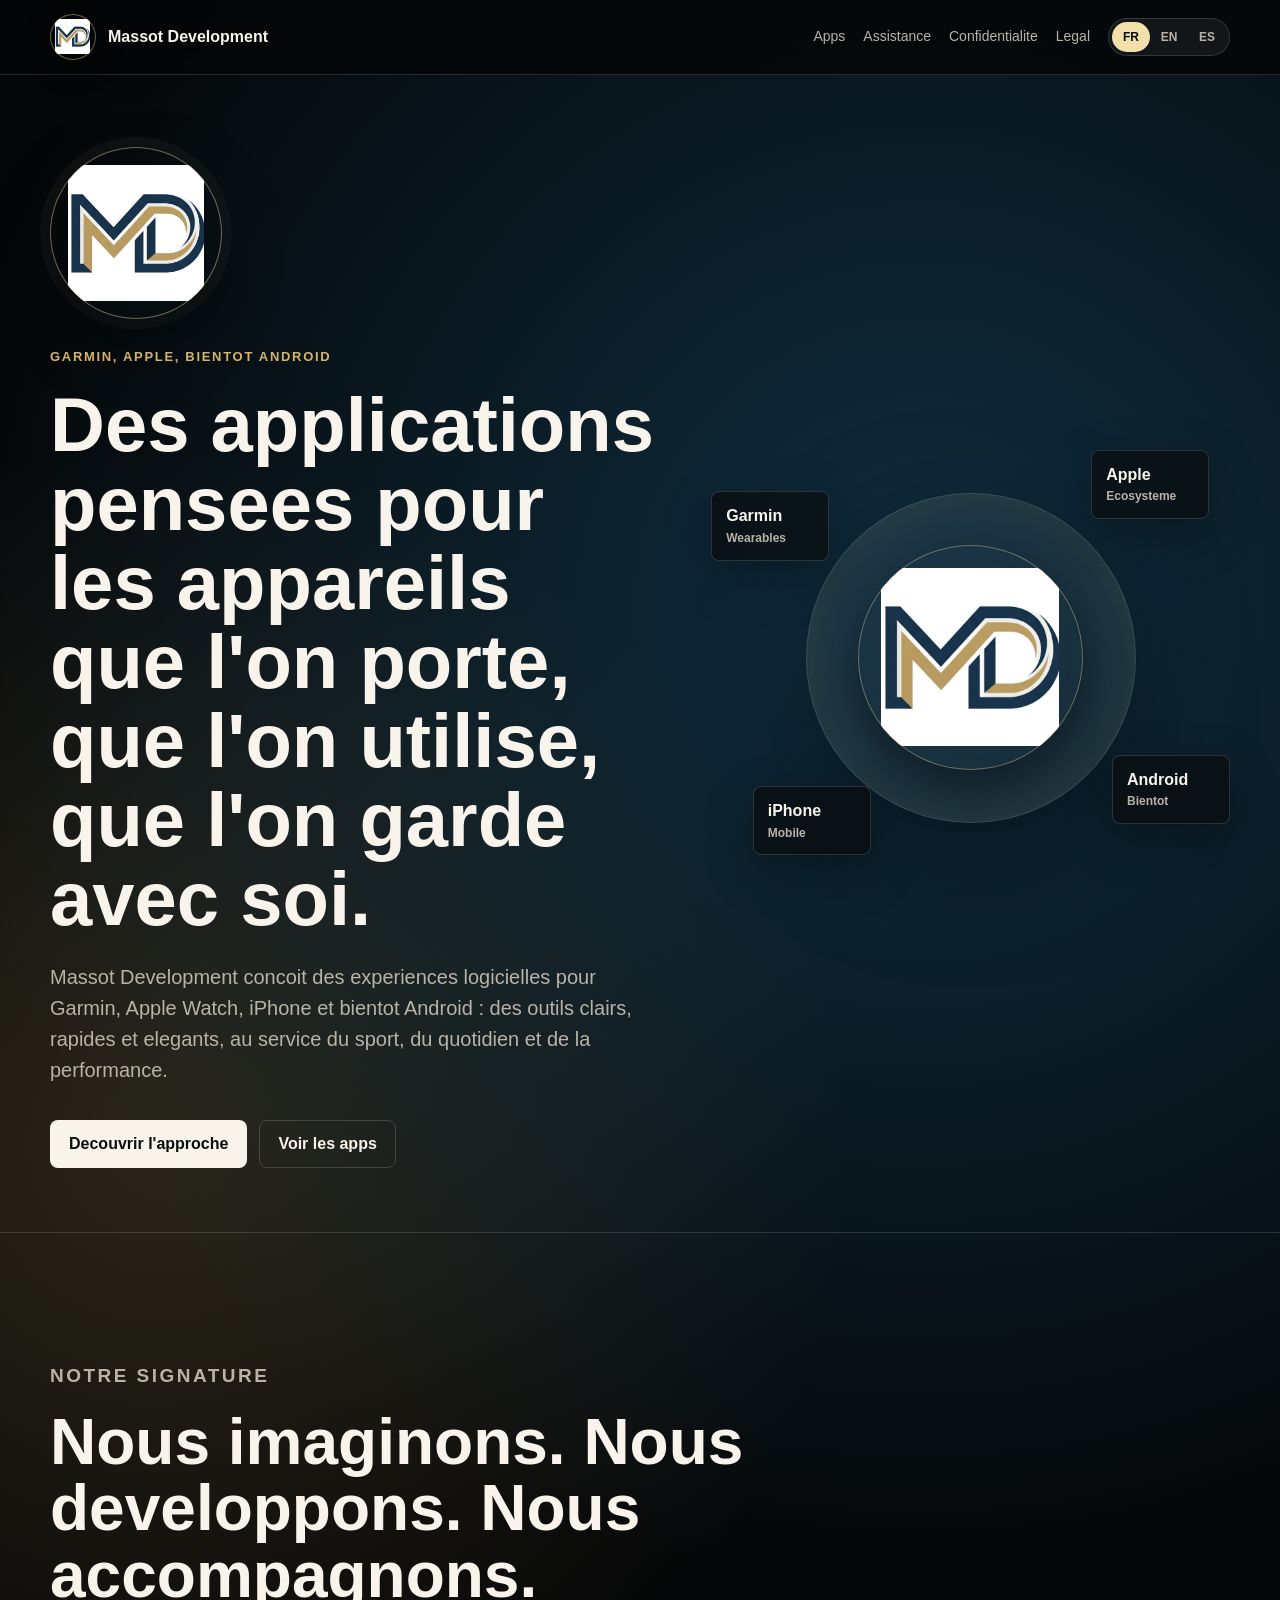
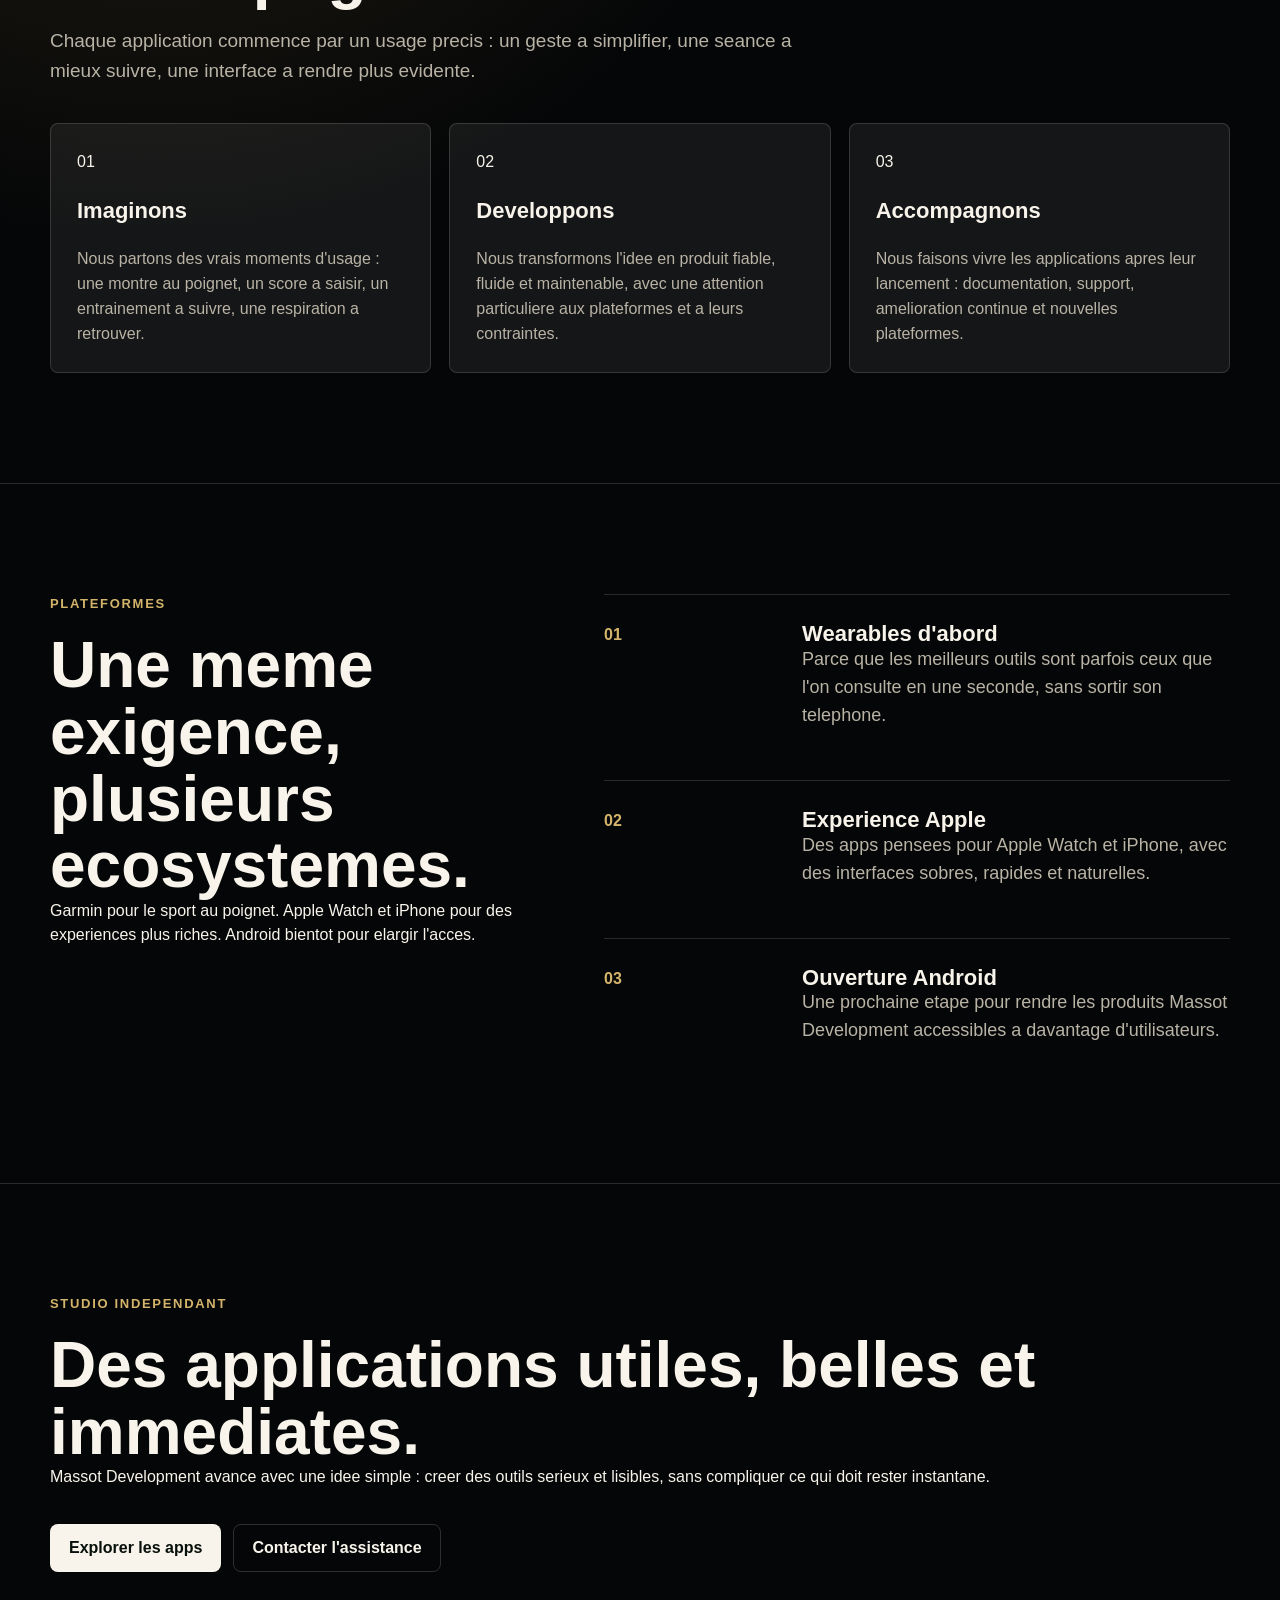
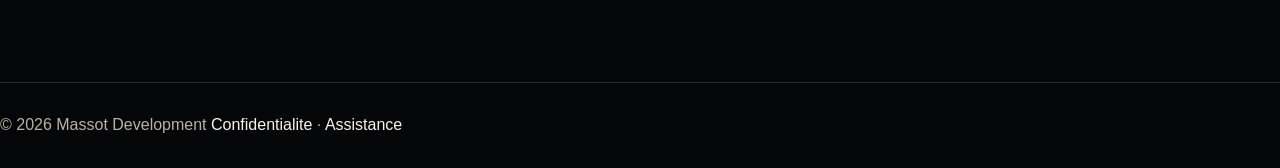
<file: index.html>
<!doctype html>
<html lang="fr">
<head>
  <meta charset="utf-8">
  <meta name="viewport" content="width=device-width, initial-scale=1">
  <title>Massot Development</title>
  <meta name="description" content="Massot Development concoit des applications pour Garmin, Apple Watch, iPhone et bientot Android.">
  <link rel="stylesheet" href="/styles.css">
  <link rel="icon" type="image/jpeg" href="/assets/logo-site.jpg?v=2">
  <link rel="apple-touch-icon" href="/assets/logo-site.jpg?v=2">
</head>
<body>
  <div class="page">
    <header class="header">
      <nav class="nav" aria-label="Navigation principale">
        <a class="brand" href="/">
          <span class="brand-mark">MD</span>
          <span>Massot Development</span>
        </a>
        <div class="nav-links">
          <a href="/apps.html" data-i18n="navApps">Apps</a>
          <a href="/support.html" data-i18n="navSupport">Assistance</a>
          <a href="/privacy.html" data-i18n="navPrivacy">Confidentialite</a>
          <a href="/legal.html" data-i18n="navLegal">Legal</a>
          <div class="lang-switch" aria-label="Language selector">
            <button type="button" class="is-active" data-lang="fr">FR</button>
            <button type="button" data-lang="en">EN</button>
            <button type="button" data-lang="es">ES</button>
          </div>
        </div>
      </nav>
    </header>

    <main>
      <section class="shell hero">
        <div data-reveal>
          <p class="kicker" data-i18n="kicker">Garmin, Apple, bientot Android</p>
          <h1 data-i18n="heroTitle">Des applications pensees pour les appareils que l'on porte, que l'on utilise, que l'on garde avec soi.</h1>
          <p class="lead" data-i18n="heroLead">Massot Development concoit des experiences logicielles pour Garmin, Apple Watch, iPhone et bientot Android : des outils clairs, rapides et elegants, au service du sport, du quotidien et de la performance.</p>
          <div class="actions">
            <a class="button primary" href="#approach" data-i18n="primaryAction">Decouvrir l'approche</a>
            <a class="button secondary" href="/apps.html" data-i18n="secondaryAction">Voir les apps</a>
          </div>
        </div>

        <div class="orbit" aria-label="Plateformes Massot Development" data-reveal>
          <div class="orbit-core" aria-hidden="true"></div>
          <div class="platform-chip chip-garmin">Garmin <span data-i18n="platformGarmin">Wearables</span></div>
          <div class="platform-chip chip-apple">Apple <span data-i18n="platformApple">Ecosysteme</span></div>
          <div class="platform-chip chip-android">Android <span data-i18n="platformAndroid">Bientot</span></div>
          <div class="platform-chip chip-cross">iPhone <span data-i18n="platformCross">Mobile</span></div>
        </div>
      </section>

      <section class="section" id="approach">
        <div class="shell">
          <div class="section-head" data-reveal>
            <p class="kicker" data-i18n="manifestoKicker">Notre signature</p>
            <h2 data-i18n="manifestoTitle">Nous imaginons. Nous developpons. Nous accompagnons.</h2>
            <p data-i18n="manifestoLead">Chaque application commence par un usage precis : un geste a simplifier, une seance a mieux suivre, une interface a rendre plus evidente.</p>
          </div>

          <div class="manifesto">
            <article class="word-card" data-reveal>
              <span>01</span>
              <h3 data-i18n="imagineTitle">Imaginons</h3>
              <p data-i18n="imagineText">Nous partons des vrais moments d'usage : une montre au poignet, un score a saisir, un entrainement a suivre, une respiration a retrouver.</p>
            </article>
            <article class="word-card" data-reveal>
              <span>02</span>
              <h3 data-i18n="buildTitle">Developpons</h3>
              <p data-i18n="buildText">Nous transformons l'idee en produit fiable, fluide et maintenable, avec une attention particuliere aux plateformes et a leurs contraintes.</p>
            </article>
            <article class="word-card" data-reveal>
              <span>03</span>
              <h3 data-i18n="supportTitle">Accompagnons</h3>
              <p data-i18n="supportText">Nous faisons vivre les applications apres leur lancement : documentation, support, amelioration continue et nouvelles plateformes.</p>
            </article>
          </div>
        </div>
      </section>

      <section class="section">
        <div class="shell two-col">
          <div data-reveal>
            <p class="kicker" data-i18n="platformsKicker">Plateformes</p>
            <h2 data-i18n="platformsTitle">Une meme exigence, plusieurs ecosystemes.</h2>
            <p data-i18n="platformsLead">Garmin pour le sport au poignet. Apple Watch et iPhone pour des experiences plus riches. Android bientot pour elargir l'acces.</p>
          </div>
          <div class="flow">
            <div class="flow-row" data-reveal>
              <span class="number">01</span>
              <div>
                <h3 data-i18n="flow1Title">Wearables d'abord</h3>
                <p data-i18n="flow1Text">Parce que les meilleurs outils sont parfois ceux que l'on consulte en une seconde, sans sortir son telephone.</p>
              </div>
            </div>
            <div class="flow-row" data-reveal>
              <span class="number">02</span>
              <div>
                <h3 data-i18n="flow2Title">Experience Apple</h3>
                <p data-i18n="flow2Text">Des apps pensees pour Apple Watch et iPhone, avec des interfaces sobres, rapides et naturelles.</p>
              </div>
            </div>
            <div class="flow-row" data-reveal>
              <span class="number">03</span>
              <div>
                <h3 data-i18n="flow3Title">Ouverture Android</h3>
                <p data-i18n="flow3Text">Une prochaine etape pour rendre les produits Massot Development accessibles a davantage d'utilisateurs.</p>
              </div>
            </div>
          </div>
        </div>
      </section>

      <section class="section final-cta">
        <div class="shell" data-reveal>
          <p class="kicker" data-i18n="ctaKicker">Studio independant</p>
          <h2 data-i18n="ctaTitle">Des applications utiles, belles et immediates.</h2>
          <p data-i18n="ctaLead">Massot Development avance avec une idee simple : creer des outils serieux et lisibles, sans compliquer ce qui doit rester instantane.</p>
          <div class="actions">
            <a class="button primary" href="/apps.html" data-i18n="ctaApps">Explorer les apps</a>
            <a class="button secondary" href="/support.html" data-i18n="ctaSupport">Contacter l'assistance</a>
          </div>
        </div>
      </section>
    </main>

    <footer class="footer">
      <span>© 2026 Massot Development</span>
      <span><a href="/privacy.html" data-i18n="footerPrivacy">Confidentialite</a> · <a href="/support.html" data-i18n="footerSupport">Assistance</a></span>
    </footer>
  </div>

  <script>
    const copy = {
      fr: {
        navApps: 'Apps', navSupport: 'Assistance', navPrivacy: 'Confidentialite', navLegal: 'Legal',
        kicker: 'Garmin, Apple, bientot Android',
        heroTitle: "Des applications pensees pour les appareils que l'on porte, que l'on utilise, que l'on garde avec soi.",
        heroLead: 'Massot Development concoit des experiences logicielles pour Garmin, Apple Watch, iPhone et bientot Android : des outils clairs, rapides et elegants, au service du sport, du quotidien et de la performance.',
        primaryAction: "Decouvrir l'approche", secondaryAction: 'Voir les apps',
        platformGarmin: 'Wearables', platformApple: 'Ecosysteme', platformAndroid: 'Bientot', platformCross: 'Mobile',
        manifestoKicker: 'Notre signature', manifestoTitle: 'Nous imaginons. Nous developpons. Nous accompagnons.',
        manifestoLead: 'Chaque application commence par un usage precis : un geste a simplifier, une seance a mieux suivre, une interface a rendre plus evidente.',
        imagineTitle: 'Imaginons', imagineText: "Nous partons des vrais moments d'usage : une montre au poignet, un score a saisir, un entrainement a suivre, une respiration a retrouver.",
        buildTitle: 'Developpons', buildText: "Nous transformons l'idee en produit fiable, fluide et maintenable, avec une attention particuliere aux plateformes et a leurs contraintes.",
        supportTitle: 'Accompagnons', supportText: 'Nous faisons vivre les applications apres leur lancement : documentation, support, amelioration continue et nouvelles plateformes.',
        platformsKicker: 'Plateformes', platformsTitle: 'Une meme exigence, plusieurs ecosystemes.',
        platformsLead: "Garmin pour le sport au poignet. Apple Watch et iPhone pour des experiences plus riches. Android bientot pour elargir l'acces.",
        flow1Title: "Wearables d'abord", flow1Text: "Parce que les meilleurs outils sont parfois ceux que l'on consulte en une seconde, sans sortir son telephone.",
        flow2Title: 'Experience Apple', flow2Text: 'Des apps pensees pour Apple Watch et iPhone, avec des interfaces sobres, rapides et naturelles.',
        flow3Title: 'Ouverture Android', flow3Text: "Une prochaine etape pour rendre les produits Massot Development accessibles a davantage d'utilisateurs.",
        ctaKicker: 'Studio independant', ctaTitle: 'Des applications utiles, belles et immediates.',
        ctaLead: 'Massot Development avance avec une idee simple : creer des outils serieux et lisibles, sans compliquer ce qui doit rester instantane.',
        ctaApps: 'Explorer les apps', ctaSupport: "Contacter l'assistance", footerPrivacy: 'Confidentialite', footerSupport: 'Assistance'
      },
      en: {
        navApps: 'Apps', navSupport: 'Support', navPrivacy: 'Privacy', navLegal: 'Legal',
        kicker: 'Garmin, Apple, soon Android',
        heroTitle: 'Applications designed for the devices people wear, use, and keep close.',
        heroLead: 'Massot Development builds software experiences for Garmin, Apple Watch, iPhone, and soon Android: clear, fast, elegant tools for sport, everyday life, and performance.',
        primaryAction: 'Discover the approach', secondaryAction: 'View apps',
        platformGarmin: 'Wearables', platformApple: 'Ecosystem', platformAndroid: 'Soon', platformCross: 'Mobile',
        manifestoKicker: 'Our signature', manifestoTitle: 'We imagine. We build. We support.',
        manifestoLead: 'Every app starts with a precise use case: a gesture to simplify, a session to track better, an interface to make obvious.',
        imagineTitle: 'Imagine', imagineText: 'We start from real moments of use: a watch on the wrist, a score to enter, a workout to follow, a calmer rhythm to recover.',
        buildTitle: 'Build', buildText: 'We turn ideas into reliable, fluid, maintainable products, with careful attention to each platform and its constraints.',
        supportTitle: 'Support', supportText: 'We keep apps alive after launch through documentation, support, continuous improvement, and new platforms.',
        platformsKicker: 'Platforms', platformsTitle: 'One standard, several ecosystems.',
        platformsLead: 'Garmin for sport on the wrist. Apple Watch and iPhone for richer experiences. Android soon to make access wider.',
        flow1Title: 'Wearables first', flow1Text: 'Because the best tools are sometimes the ones you check in one second, without taking out your phone.',
        flow2Title: 'Apple experience', flow2Text: 'Apps designed for Apple Watch and iPhone, with calm, quick, natural interfaces.',
        flow3Title: 'Android opening', flow3Text: 'The next step toward making Massot Development products available to more users.',
        ctaKicker: 'Independent studio', ctaTitle: 'Useful, beautiful, immediate applications.',
        ctaLead: 'Massot Development moves with a simple idea: create serious, readable tools without complicating what should stay instant.',
        ctaApps: 'Explore apps', ctaSupport: 'Contact support', footerPrivacy: 'Privacy', footerSupport: 'Support'
      },
      es: {
        navApps: 'Apps', navSupport: 'Soporte', navPrivacy: 'Privacidad', navLegal: 'Legal',
        kicker: 'Garmin, Apple, pronto Android',
        heroTitle: 'Aplicaciones pensadas para los dispositivos que llevamos, usamos y tenemos siempre cerca.',
        heroLead: 'Massot Development crea experiencias de software para Garmin, Apple Watch, iPhone y pronto Android: herramientas claras, rapidas y elegantes para el deporte, la vida diaria y el rendimiento.',
        primaryAction: 'Descubrir el enfoque', secondaryAction: 'Ver apps',
        platformGarmin: 'Wearables', platformApple: 'Ecosistema', platformAndroid: 'Pronto', platformCross: 'Movil',
        manifestoKicker: 'Nuestra firma', manifestoTitle: 'Imaginamos. Desarrollamos. Acompanamos.',
        manifestoLead: 'Cada aplicacion empieza con un uso concreto: un gesto que simplificar, una sesion que seguir mejor, una interfaz que hacer evidente.',
        imagineTitle: 'Imaginamos', imagineText: 'Partimos de momentos reales: un reloj en la muneca, una puntuacion que anotar, un entrenamiento que seguir, una calma que recuperar.',
        buildTitle: 'Desarrollamos', buildText: 'Convertimos ideas en productos fiables, fluidos y mantenibles, con atencion a cada plataforma y a sus limitaciones.',
        supportTitle: 'Acompanamos', supportText: 'Hacemos vivir las aplicaciones despues del lanzamiento: documentacion, soporte, mejora continua y nuevas plataformas.',
        platformsKicker: 'Plataformas', platformsTitle: 'La misma exigencia, varios ecosistemas.',
        platformsLead: 'Garmin para el deporte en la muneca. Apple Watch e iPhone para experiencias mas ricas. Android pronto para ampliar el acceso.',
        flow1Title: 'Wearables primero', flow1Text: 'Porque las mejores herramientas a veces son las que consultas en un segundo, sin sacar el telefono.',
        flow2Title: 'Experiencia Apple', flow2Text: 'Apps pensadas para Apple Watch e iPhone, con interfaces sobrias, rapidas y naturales.',
        flow3Title: 'Apertura Android', flow3Text: 'El siguiente paso para hacer que los productos de Massot Development lleguen a mas usuarios.',
        ctaKicker: 'Estudio independiente', ctaTitle: 'Aplicaciones utiles, bonitas e inmediatas.',
        ctaLead: 'Massot Development avanza con una idea simple: crear herramientas serias y legibles sin complicar lo que debe seguir siendo inmediato.',
        ctaApps: 'Explorar apps', ctaSupport: 'Contactar soporte', footerPrivacy: 'Privacidad', footerSupport: 'Soporte'
      }
    };

    const languageButtons = document.querySelectorAll('[data-lang]');
    const translatable = document.querySelectorAll('[data-i18n]');

    function setLanguage(lang) {
      const dictionary = copy[lang] || copy.fr;
      document.documentElement.lang = lang;
      translatable.forEach((node) => {
        const key = node.dataset.i18n;
        if (dictionary[key]) node.textContent = dictionary[key];
      });
      languageButtons.forEach((button) => {
        button.classList.toggle('is-active', button.dataset.lang === lang);
      });
      localStorage.setItem('massotdev-language', lang);
    }

    languageButtons.forEach((button) => {
      button.addEventListener('click', () => setLanguage(button.dataset.lang));
    });

    const revealObserver = new IntersectionObserver((entries) => {
      entries.forEach((entry) => {
        if (entry.isIntersecting) {
          entry.target.classList.add('is-visible');
          revealObserver.unobserve(entry.target);
        }
      });
    }, { threshold: 0.18 });

    document.querySelectorAll('[data-reveal]').forEach((node) => revealObserver.observe(node));
    setLanguage(localStorage.getItem('massotdev-language') || 'fr');
  </script>
</body>
</html>
</file>
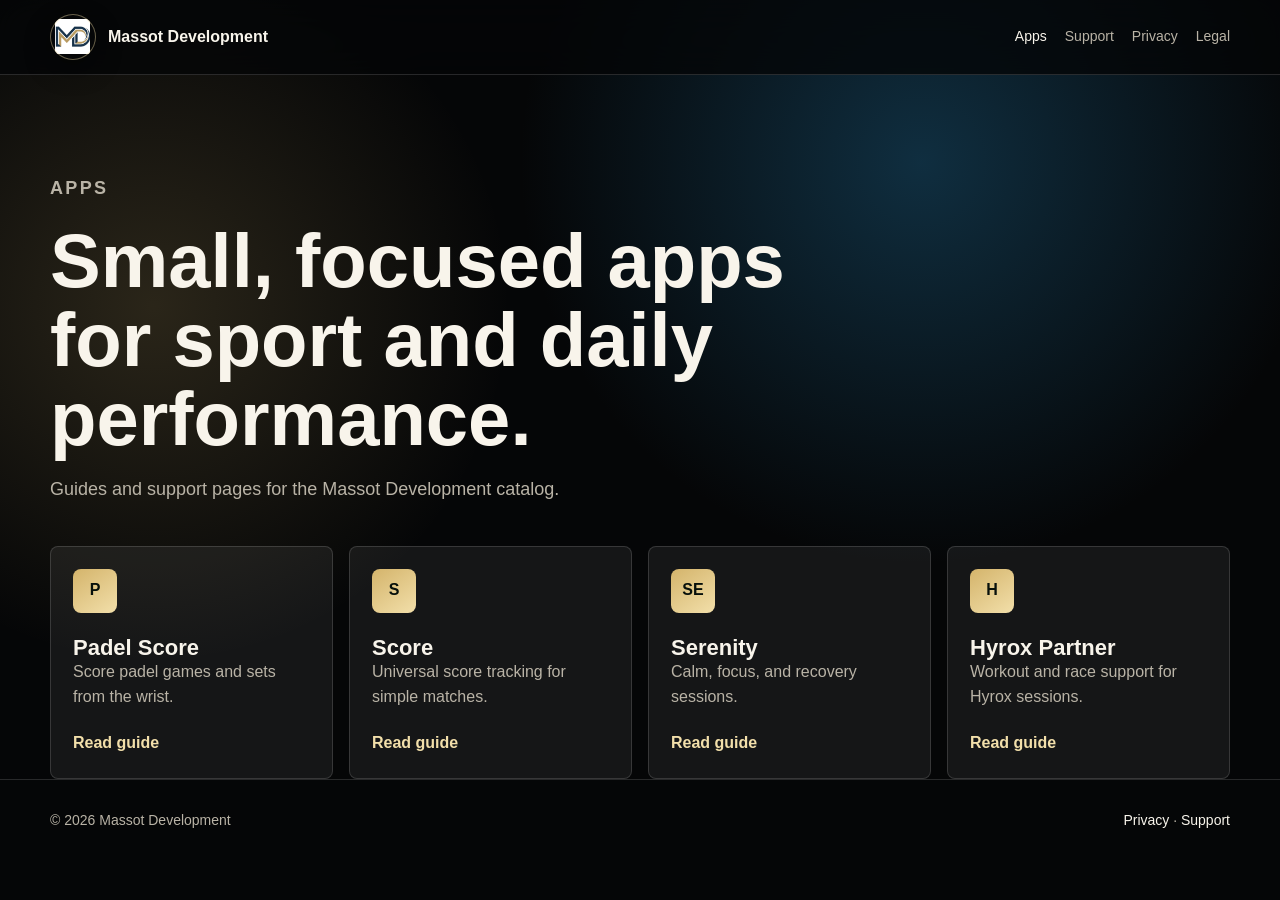
<file: apps.html>
<!doctype html>
<html lang="en">
<head>
  <meta charset="utf-8">
  <meta name="viewport" content="width=device-width, initial-scale=1">
  <title>Apps - Massot Development</title>
  <meta name="description" content="Apps created by Massot Development for Garmin watches, Apple Watch, and iPhone.">
  <link rel="stylesheet" href="/styles.css">
</head>
<body>
  <div class="page">
    <header class="header">
      <nav class="nav" aria-label="Main navigation">
        <a class="brand" href="/"><span class="brand-mark">MD</span><span>Massot Development</span></a>
        <div class="nav-links">
          <a aria-current="page" href="/apps.html">Apps</a>
          <a href="/support.html">Support</a>
          <a href="/privacy.html">Privacy</a>
          <a href="/legal.html">Legal</a>
        </div>
      </nav>
    </header>

    <main class="shell">
      <div class="page-title">
        <p class="kicker">Apps</p>
        <h1>Small, focused apps for sport and daily performance.</h1>
        <p>Guides and support pages for the Massot Development catalog.</p>
      </div>

      <section>
        <div class="grid">
          <article class="card">
            <div><div class="app-icon">P</div><h3>Padel Score</h3><p>Score padel games and sets from the wrist.</p></div>
            <a class="card-link" href="/apps/padel-score.html">Read guide</a>
          </article>
          <article class="card">
            <div><div class="app-icon">S</div><h3>Score</h3><p>Universal score tracking for simple matches.</p></div>
            <a class="card-link" href="/apps/score.html">Read guide</a>
          </article>
          <article class="card">
            <div><div class="app-icon">SE</div><h3>Serenity</h3><p>Calm, focus, and recovery sessions.</p></div>
            <a class="card-link" href="/apps/serenity.html">Read guide</a>
          </article>
          <article class="card">
            <div><div class="app-icon">H</div><h3>Hyrox Partner</h3><p>Workout and race support for Hyrox sessions.</p></div>
            <a class="card-link" href="/apps/hyrox-partner.html">Read guide</a>
          </article>
        </div>
      </section>
    </main>

    <footer class="footer"><div class="footer-inner"><span>© 2026 Massot Development</span><span><a href="/privacy.html">Privacy</a> · <a href="/support.html">Support</a></span></div></footer>
  </div>
</body>
</html>
</file>
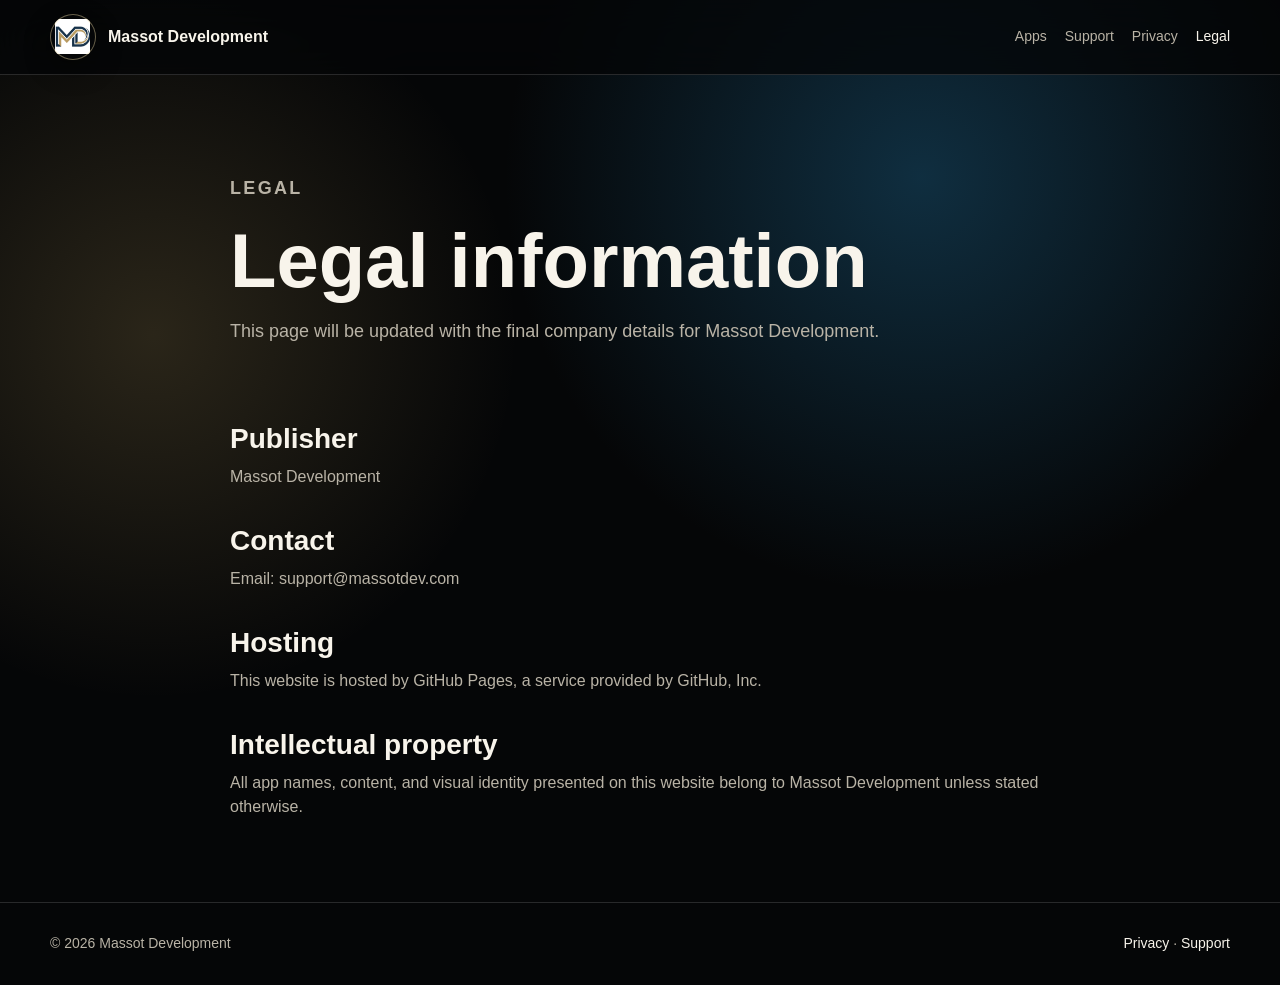
<file: legal.html>
<!doctype html>
<html lang="en">
<head>
  <meta charset="utf-8">
  <meta name="viewport" content="width=device-width, initial-scale=1">
  <title>Legal - Massot Development</title>
  <meta name="description" content="Legal information for Massot Development.">
  <link rel="stylesheet" href="/styles.css">
</head>
<body>
  <div class="page">
    <header class="header">
      <nav class="nav" aria-label="Main navigation">
        <a class="brand" href="/"><span class="brand-mark">MD</span><span>Massot Development</span></a>
        <div class="nav-links">
          <a href="/apps.html">Apps</a>
          <a href="/support.html">Support</a>
          <a href="/privacy.html">Privacy</a>
          <a aria-current="page" href="/legal.html">Legal</a>
        </div>
      </nav>
    </header>

    <main class="shell legal">
      <div class="page-title">
        <p class="kicker">Legal</p>
        <h1>Legal information</h1>
        <p>This page will be updated with the final company details for Massot Development.</p>
      </div>

      <h2>Publisher</h2>
      <p>Massot Development</p>

      <h2>Contact</h2>
      <p>Email: <a href="mailto:support@massotdev.com">support@massotdev.com</a></p>

      <h2>Hosting</h2>
      <p>This website is hosted by GitHub Pages, a service provided by GitHub, Inc.</p>

      <h2>Intellectual property</h2>
      <p>All app names, content, and visual identity presented on this website belong to Massot Development unless stated otherwise.</p>
    </main>

    <footer class="footer"><div class="footer-inner"><span>© 2026 Massot Development</span><span><a href="/privacy.html">Privacy</a> · <a href="/support.html">Support</a></span></div></footer>
  </div>
</body>
</html>
</file>
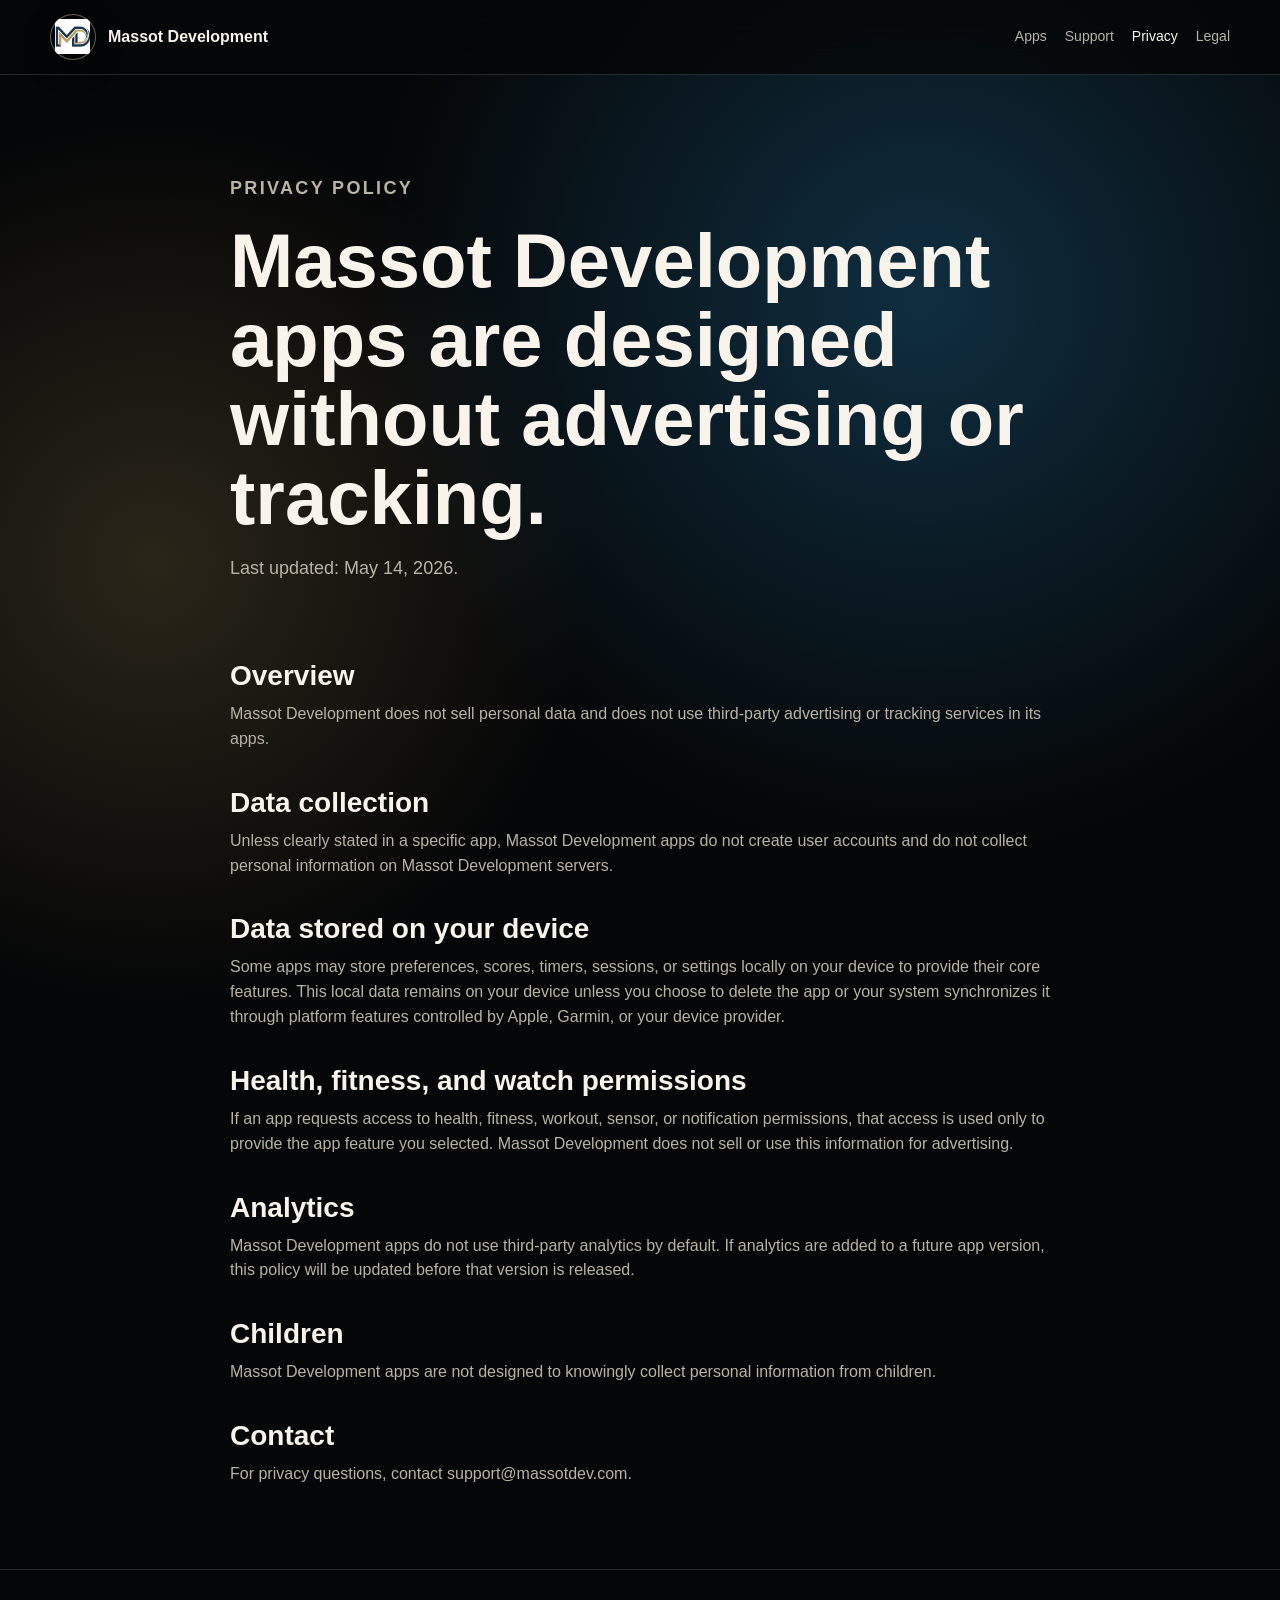
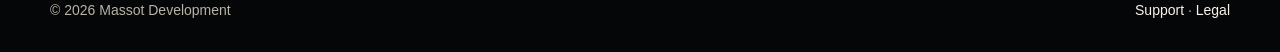
<file: privacy.html>
<!doctype html>
<html lang="en">
<head>
  <meta charset="utf-8">
  <meta name="viewport" content="width=device-width, initial-scale=1">
  <title>Privacy Policy - Massot Development</title>
  <meta name="description" content="Privacy policy for Massot Development apps.">
  <link rel="stylesheet" href="/styles.css">
</head>
<body>
  <div class="page">
    <header class="header">
      <nav class="nav" aria-label="Main navigation">
        <a class="brand" href="/"><span class="brand-mark">MD</span><span>Massot Development</span></a>
        <div class="nav-links">
          <a href="/apps.html">Apps</a>
          <a href="/support.html">Support</a>
          <a aria-current="page" href="/privacy.html">Privacy</a>
          <a href="/legal.html">Legal</a>
        </div>
      </nav>
    </header>

    <main class="shell legal">
      <div class="page-title">
        <p class="kicker">Privacy Policy</p>
        <h1>Massot Development apps are designed without advertising or tracking.</h1>
        <p>Last updated: May 14, 2026.</p>
      </div>

      <h2>Overview</h2>
      <p>Massot Development does not sell personal data and does not use third-party advertising or tracking services in its apps.</p>

      <h2>Data collection</h2>
      <p>Unless clearly stated in a specific app, Massot Development apps do not create user accounts and do not collect personal information on Massot Development servers.</p>

      <h2>Data stored on your device</h2>
      <p>Some apps may store preferences, scores, timers, sessions, or settings locally on your device to provide their core features. This local data remains on your device unless you choose to delete the app or your system synchronizes it through platform features controlled by Apple, Garmin, or your device provider.</p>

      <h2>Health, fitness, and watch permissions</h2>
      <p>If an app requests access to health, fitness, workout, sensor, or notification permissions, that access is used only to provide the app feature you selected. Massot Development does not sell or use this information for advertising.</p>

      <h2>Analytics</h2>
      <p>Massot Development apps do not use third-party analytics by default. If analytics are added to a future app version, this policy will be updated before that version is released.</p>

      <h2>Children</h2>
      <p>Massot Development apps are not designed to knowingly collect personal information from children.</p>

      <h2>Contact</h2>
      <p>For privacy questions, contact <a href="mailto:support@massotdev.com">support@massotdev.com</a>.</p>
    </main>

    <footer class="footer"><div class="footer-inner"><span>© 2026 Massot Development</span><span><a href="/support.html">Support</a> · <a href="/legal.html">Legal</a></span></div></footer>
  </div>
</body>
</html>
</file>
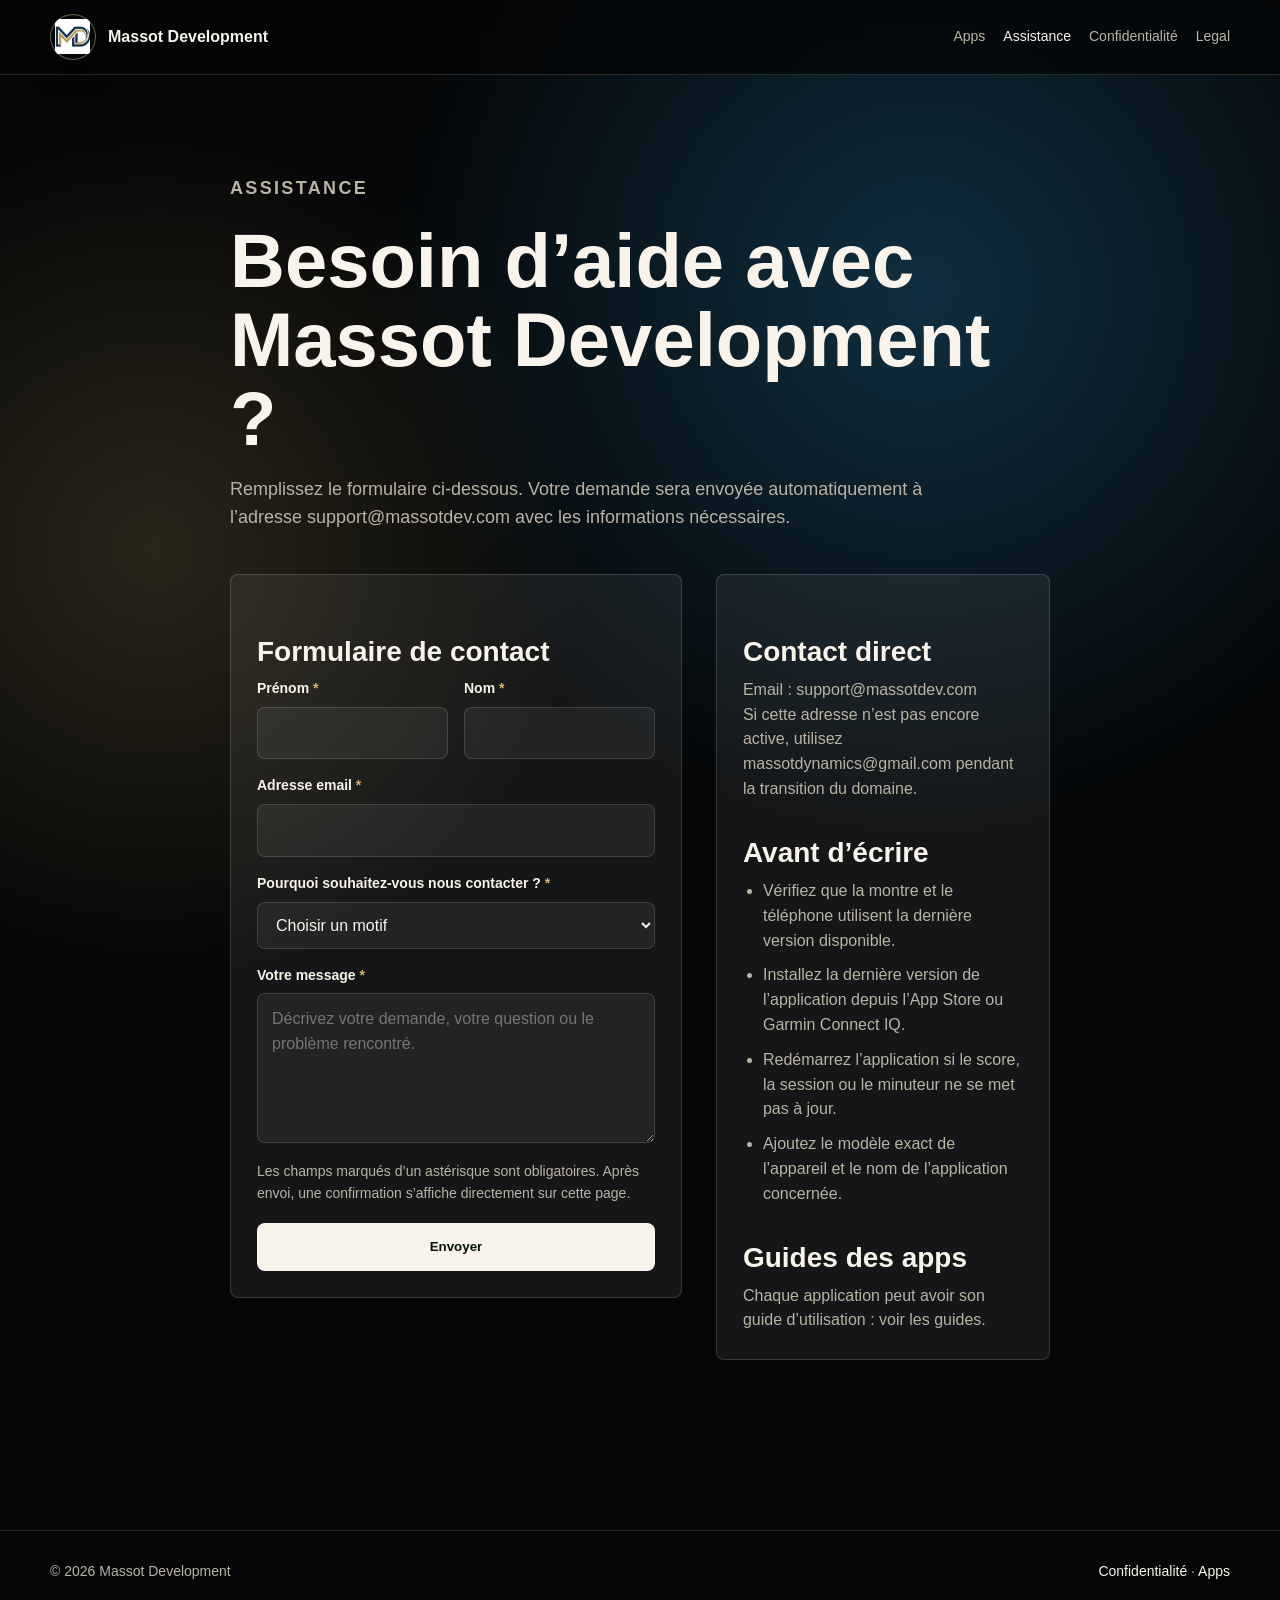
<file: support.html>
<!doctype html>
<html lang="fr">
<head>
  <meta charset="utf-8">
  <meta name="viewport" content="width=device-width, initial-scale=1">
  <title>Assistance - Massot Development</title>
  <meta name="description" content="Assistance pour les applications Massot Development.">
  <link rel="stylesheet" href="/styles.css">
  <style>
    .support-layout { display: grid; grid-template-columns: minmax(0, 1.15fr) minmax(280px, .85fr); gap: 34px; align-items: start; padding-bottom: 88px; }
    .support-card { border: 1px solid var(--line); border-radius: var(--radius); background: var(--panel); padding: 26px; }
    .support-form { display: grid; gap: 18px; }
    .form-grid { display: grid; grid-template-columns: repeat(2, minmax(0, 1fr)); gap: 16px; }
    .form-field { display: grid; gap: 7px; }
    .form-field.full { grid-column: 1 / -1; }
    .form-field label, .choice-label { color: var(--text); font-size: 14px; font-weight: 800; }
    .required { color: var(--gold); }
    .form-field input, .form-field select, .form-field textarea { width: 100%; border: 1px solid var(--line); border-radius: 8px; background: rgba(255,255,255,.06); color: var(--text); font: inherit; padding: 13px 14px; outline: none; }
    .form-field select option { color: #111; }
    .form-field textarea { min-height: 150px; resize: vertical; }
    .form-field input:focus, .form-field select:focus, .form-field textarea:focus { border-color: var(--gold); box-shadow: 0 0 0 3px rgba(212,180,107,.18); }
    .choice-group { display: grid; gap: 9px; }
    .device-choices { display: grid; grid-template-columns: repeat(2, minmax(0, 1fr)); gap: 12px; }
    .device-choice { min-height: 56px; display: flex; align-items: center; justify-content: center; border: 1px solid var(--line); border-radius: 8px; background: rgba(255,255,255,.06); color: var(--text); font-weight: 900; cursor: pointer; transition: background .2s ease, border-color .2s ease, color .2s ease, transform .2s ease; }
    .device-choice input { position: absolute; opacity: 0; pointer-events: none; }
    .device-choice:has(input:checked) { border-color: var(--gold); background: linear-gradient(145deg, var(--gold), var(--gold-soft)); color: #07100b; box-shadow: 0 14px 34px rgba(212,180,107,.2); }
    .device-choice:hover { transform: translateY(-1px); border-color: rgba(212,180,107,.65); }
    .device-choice.is-selected { border-color: var(--gold); background: linear-gradient(145deg, var(--gold), var(--gold-soft)); color: #07100b; box-shadow: 0 14px 34px rgba(212,180,107,.2); }
    .conditional-fields { display: none; grid-column: 1 / -1; gap: 16px; }
    .conditional-fields.is-visible { display: grid; }
    .form-note { color: var(--muted); font-size: 14px; }
    .status-message { display: none; margin-bottom: 22px; border-radius: 8px; padding: 16px; color: var(--text); }
    .status-message.is-visible { display: block; }
    .status-message.success { border: 1px solid rgba(212,180,107,.42); background: rgba(212,180,107,.12); }
    .status-message.error { border: 1px solid rgba(255,125,125,.42); background: rgba(255,125,125,.12); }
    .hidden-field { position: absolute; left: -9999px; opacity: 0; }
    .button[disabled] { opacity: .62; cursor: wait; }
    @media (max-width: 860px) { .support-layout, .form-grid, .device-choices { grid-template-columns: 1fr; } .form-field.full, .conditional-fields { grid-column: auto; } }
  </style>
</head>
<body>
  <div class="page">
    <header class="header">
      <nav class="nav" aria-label="Navigation principale">
        <a class="brand" href="/"><span class="brand-mark">MD</span><span>Massot Development</span></a>
        <div class="nav-links">
          <a href="/apps.html">Apps</a>
          <a aria-current="page" href="/support.html">Assistance</a>
          <a href="/privacy.html">Confidentialité</a>
          <a href="/legal.html">Legal</a>
        </div>
      </nav>
    </header>

    <main class="shell legal">
      <div class="page-title">
        <p class="kicker">Assistance</p>
        <h1>Besoin d’aide avec Massot Development ?</h1>
        <p>Remplissez le formulaire ci-dessous. Votre demande sera envoyée automatiquement à l’adresse support@massotdev.com avec les informations nécessaires.</p>
      </div>

      <div class="status-message" id="form-status" role="status" aria-live="polite"></div>

      <div class="support-layout">
        <section class="support-card" aria-labelledby="contact-form-title">
          <h2 id="contact-form-title">Formulaire de contact</h2>
          <form class="support-form" id="support-form" action="/api/contact" method="POST">
            <input type="text" name="_honey" class="hidden-field" tabindex="-1" autocomplete="off">

            <div class="form-grid">
              <div class="form-field">
                <label for="first-name">Prénom <span class="required">*</span></label>
                <input id="first-name" name="Prénom" autocomplete="given-name" required>
              </div>
              <div class="form-field">
                <label for="last-name">Nom <span class="required">*</span></label>
                <input id="last-name" name="Nom" autocomplete="family-name" required>
              </div>
              <div class="form-field full">
                <label for="email">Adresse email <span class="required">*</span></label>
                <input id="email" name="email" type="email" autocomplete="email" required>
              </div>
              <div class="form-field full">
                <label for="contact-reason">Pourquoi souhaitez-vous nous contacter ? <span class="required">*</span></label>
                <select id="contact-reason" name="Motif de contact" required>
                  <option value="">Choisir un motif</option>
                  <option value="Problème ou question sur une application">Problème ou question sur une application</option>
                  <option value="Demande d’information">Demande d’information</option>
                  <option value="Demande de devis">Demande de devis</option>
                  <option value="Autre">Autre</option>
                </select>
              </div>

              <div class="conditional-fields" id="app-fields">
                <div class="form-field full">
                  <label for="app-name">Application concernée <span class="required">*</span></label>
                  <select id="app-name" name="Application concernée" data-required-when-visible>
                    <option value="">Choisir une application</option>
                    <option>Padel Score</option>
                    <option>Score</option>
                    <option>Serenity</option>
                    <option>Hyrox Partner</option>
                    <option>Autre application Massot Development</option>
                  </select>
                </div>
                <div class="choice-group full">
                  <span class="choice-label">Plateforme de l’appareil <span class="required">*</span></span>
                  <div class="device-choices">
                    <label class="device-choice"><input type="radio" name="Plateforme de l’appareil" value="Apple" data-required-when-visible>Apple</label>
                    <label class="device-choice"><input type="radio" name="Plateforme de l’appareil" value="Garmin" data-required-when-visible>Garmin</label>
                  </div>
                </div>
                <div class="form-field full">
                  <label for="device-model">Modèle de l’appareil <span class="required">*</span></label>
                  <input id="device-model" name="Modèle de l’appareil" placeholder="Apple Watch Series 9, Garmin Forerunner 965..." data-required-when-visible>
                </div>
              </div>

              <div class="conditional-fields" id="quote-fields">
                <div class="form-field full">
                  <label for="project-platform">Plateforme envisagée <span class="required">*</span></label>
                  <select id="project-platform" name="Plateforme envisagée" data-required-when-visible>
                    <option value="">Choisir une plateforme</option>
                    <option>Garmin</option>
                    <option>Apple Watch</option>
                    <option>iPhone</option>
                    <option>Android</option>
                    <option>Plusieurs plateformes</option>
                    <option>Je ne sais pas encore</option>
                  </select>
                </div>
              </div>

              <div class="form-field full">
                <label for="message">Votre message <span class="required">*</span></label>
                <textarea id="message" name="Message" placeholder="Décrivez votre demande, votre question ou le problème rencontré." required></textarea>
              </div>
            </div>
            <p class="form-note">Les champs marqués d’un astérisque sont obligatoires. Après envoi, une confirmation s’affiche directement sur cette page.</p>
            <button class="button primary" id="submit-button" type="submit">Envoyer</button>
          </form>
        </section>

        <aside class="support-card">
          <h2>Contact direct</h2>
          <p>Email : <a href="mailto:support@massotdev.com">support@massotdev.com</a></p>
          <p>Si cette adresse n’est pas encore active, utilisez <a href="mailto:massotdynamics@gmail.com">massotdynamics@gmail.com</a> pendant la transition du domaine.</p>

          <h2>Avant d’écrire</h2>
          <ul class="list">
            <li>Vérifiez que la montre et le téléphone utilisent la dernière version disponible.</li>
            <li>Installez la dernière version de l’application depuis l’App Store ou Garmin Connect IQ.</li>
            <li>Redémarrez l’application si le score, la session ou le minuteur ne se met pas à jour.</li>
            <li>Ajoutez le modèle exact de l’appareil et le nom de l’application concernée.</li>
          </ul>

          <h2>Guides des apps</h2>
          <p>Chaque application peut avoir son guide d’utilisation : <a href="/apps.html">voir les guides</a>.</p>
        </aside>
      </div>
    </main>

    <footer class="footer"><div class="footer-inner"><span>© 2026 Massot Development</span><span><a href="/privacy.html">Confidentialité</a> · <a href="/apps.html">Apps</a></span></div></footer>
  </div>

  <script>
    const form = document.getElementById('support-form');
    const reason = document.getElementById('contact-reason');
    const appFields = document.getElementById('app-fields');
    const quoteFields = document.getElementById('quote-fields');
    const statusMessage = document.getElementById('form-status');
    const submitButton = document.getElementById('submit-button');
    const deviceChoices = document.querySelectorAll('.device-choice input');

    function setRequired(container, required) {
      container.querySelectorAll('[data-required-when-visible]').forEach((field) => {
        field.required = required;
        field.disabled = !required;
        if (!required) {
          if (field.type === 'radio') field.checked = false;
          else field.value = '';
        }
      });
      updateDeviceChoices();
    }

    function updateDeviceChoices() {
      deviceChoices.forEach((input) => {
        input.closest('.device-choice').classList.toggle('is-selected', input.checked);
      });
    }

    function updateConditionalFields() {
      const value = reason.value;
      const isAppRequest = value === 'Problème ou question sur une application';
      const isQuoteRequest = value === 'Demande de devis';

      appFields.classList.toggle('is-visible', isAppRequest);
      quoteFields.classList.toggle('is-visible', isQuoteRequest);
      setRequired(appFields, isAppRequest);
      setRequired(quoteFields, isQuoteRequest);
    }

    function showStatus(type, message) {
      statusMessage.className = `status-message ${type} is-visible`;
      statusMessage.textContent = message;
      statusMessage.scrollIntoView({ behavior: 'smooth', block: 'center' });
    }

    function buildPayload() {
      const data = new FormData(form);
      const payload = {};
      data.forEach((value, key) => {
        if (value) payload[key] = value;
      });
      return payload;
    }

    reason.addEventListener('change', updateConditionalFields);
    deviceChoices.forEach((input) => input.addEventListener('change', updateDeviceChoices));

    form.addEventListener('submit', async (event) => {
      event.preventDefault();
      if (!form.reportValidity()) return;

      submitButton.disabled = true;
      submitButton.textContent = 'Envoi en cours...';
      statusMessage.className = 'status-message';
      statusMessage.textContent = '';

      try {
        const response = await fetch(form.action, {
          method: 'POST',
          headers: {
            Accept: 'application/json',
            'Content-Type': 'application/json'
          },
          body: JSON.stringify(buildPayload())
        });

        const result = await response.json().catch(() => ({}));
        if (!response.ok || result.success === false) throw new Error(result.message || 'Form submission failed');

        form.reset();
        updateConditionalFields();
        showStatus('success', 'Votre message a bien été envoyé. Une réponse vous sera apportée en moins de 48 h.');
      } catch (error) {
        showStatus('error', 'L’envoi automatique n’est pas encore disponible sur cet hébergement. Le formulaire est prêt, mais la fonction /api/contact doit être déployée sur Cloudflare Pages avec la clé d’envoi mail. Vous pouvez aussi écrire directement à support@massotdev.com.');
      } finally {
        submitButton.disabled = false;
        submitButton.textContent = 'Envoyer';
      }
    });

    updateConditionalFields();
  </script>
</body>
</html>
</file>
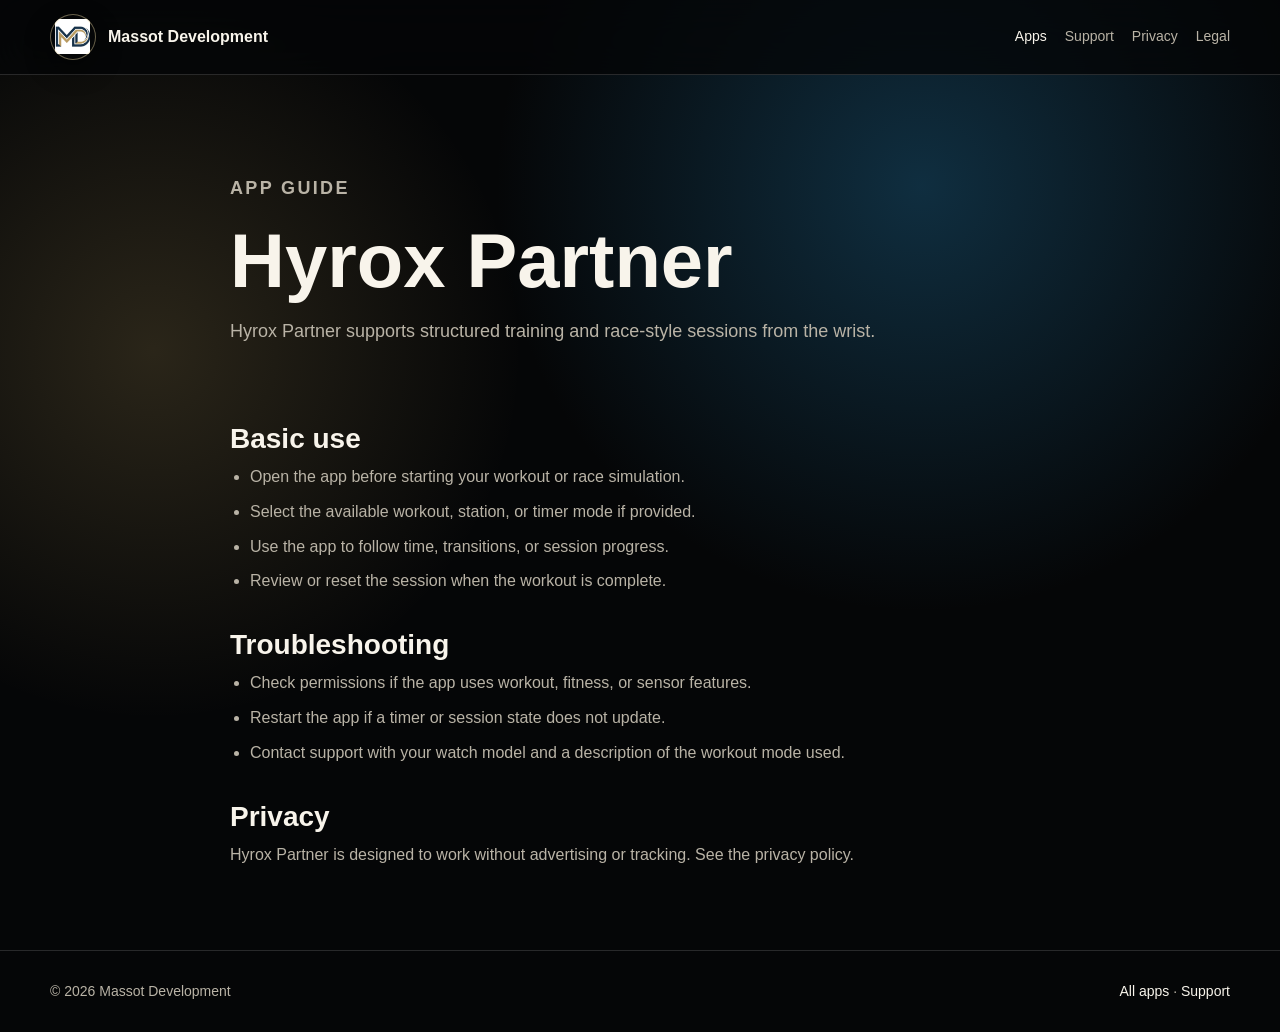
<file: apps/hyrox-partner.html>
<!doctype html>
<html lang="en">
<head>
  <meta charset="utf-8">
  <meta name="viewport" content="width=device-width, initial-scale=1">
  <title>Hyrox Partner Guide - Massot Development</title>
  <meta name="description" content="User guide for Hyrox Partner by Massot Development.">
  <link rel="stylesheet" href="/styles.css">
</head>
<body>
  <div class="page">
    <header class="header"><nav class="nav" aria-label="Main navigation"><a class="brand" href="/"><span class="brand-mark">MD</span><span>Massot Development</span></a><div class="nav-links"><a aria-current="page" href="/apps.html">Apps</a><a href="/support.html">Support</a><a href="/privacy.html">Privacy</a><a href="/legal.html">Legal</a></div></nav></header>
    <main class="shell legal">
      <div class="page-title"><p class="kicker">App guide</p><h1>Hyrox Partner</h1><p>Hyrox Partner supports structured training and race-style sessions from the wrist.</p></div>
      <h2>Basic use</h2>
      <ul class="list"><li>Open the app before starting your workout or race simulation.</li><li>Select the available workout, station, or timer mode if provided.</li><li>Use the app to follow time, transitions, or session progress.</li><li>Review or reset the session when the workout is complete.</li></ul>
      <h2>Troubleshooting</h2>
      <ul class="list"><li>Check permissions if the app uses workout, fitness, or sensor features.</li><li>Restart the app if a timer or session state does not update.</li><li>Contact support with your watch model and a description of the workout mode used.</li></ul>
      <h2>Privacy</h2><p>Hyrox Partner is designed to work without advertising or tracking. See the <a href="/privacy.html">privacy policy</a>.</p>
    </main>
    <footer class="footer"><div class="footer-inner"><span>© 2026 Massot Development</span><span><a href="/apps.html">All apps</a> · <a href="/support.html">Support</a></span></div></footer>
  </div>
</body>
</html>
</file>
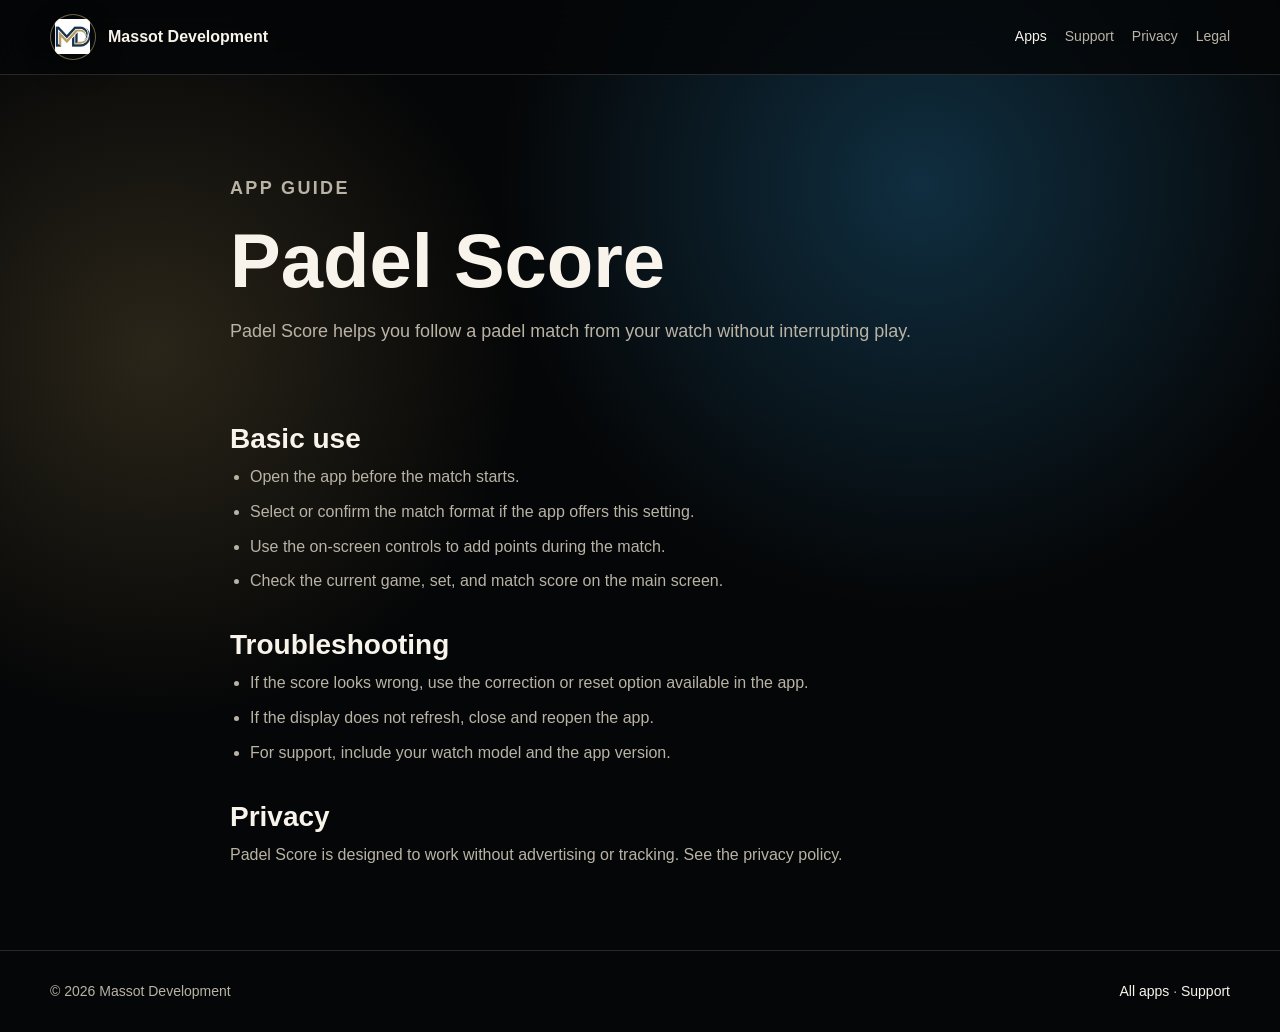
<file: apps/padel-score.html>
<!doctype html>
<html lang="en">
<head>
  <meta charset="utf-8">
  <meta name="viewport" content="width=device-width, initial-scale=1">
  <title>Padel Score Guide - Massot Development</title>
  <meta name="description" content="User guide for Padel Score by Massot Development.">
  <link rel="stylesheet" href="/styles.css">
</head>
<body>
  <div class="page">
    <header class="header"><nav class="nav" aria-label="Main navigation"><a class="brand" href="/"><span class="brand-mark">MD</span><span>Massot Development</span></a><div class="nav-links"><a aria-current="page" href="/apps.html">Apps</a><a href="/support.html">Support</a><a href="/privacy.html">Privacy</a><a href="/legal.html">Legal</a></div></nav></header>
    <main class="shell legal">
      <div class="page-title"><p class="kicker">App guide</p><h1>Padel Score</h1><p>Padel Score helps you follow a padel match from your watch without interrupting play.</p></div>
      <h2>Basic use</h2>
      <ul class="list"><li>Open the app before the match starts.</li><li>Select or confirm the match format if the app offers this setting.</li><li>Use the on-screen controls to add points during the match.</li><li>Check the current game, set, and match score on the main screen.</li></ul>
      <h2>Troubleshooting</h2>
      <ul class="list"><li>If the score looks wrong, use the correction or reset option available in the app.</li><li>If the display does not refresh, close and reopen the app.</li><li>For support, include your watch model and the app version.</li></ul>
      <h2>Privacy</h2><p>Padel Score is designed to work without advertising or tracking. See the <a href="/privacy.html">privacy policy</a>.</p>
    </main>
    <footer class="footer"><div class="footer-inner"><span>© 2026 Massot Development</span><span><a href="/apps.html">All apps</a> · <a href="/support.html">Support</a></span></div></footer>
  </div>
</body>
</html>
</file>
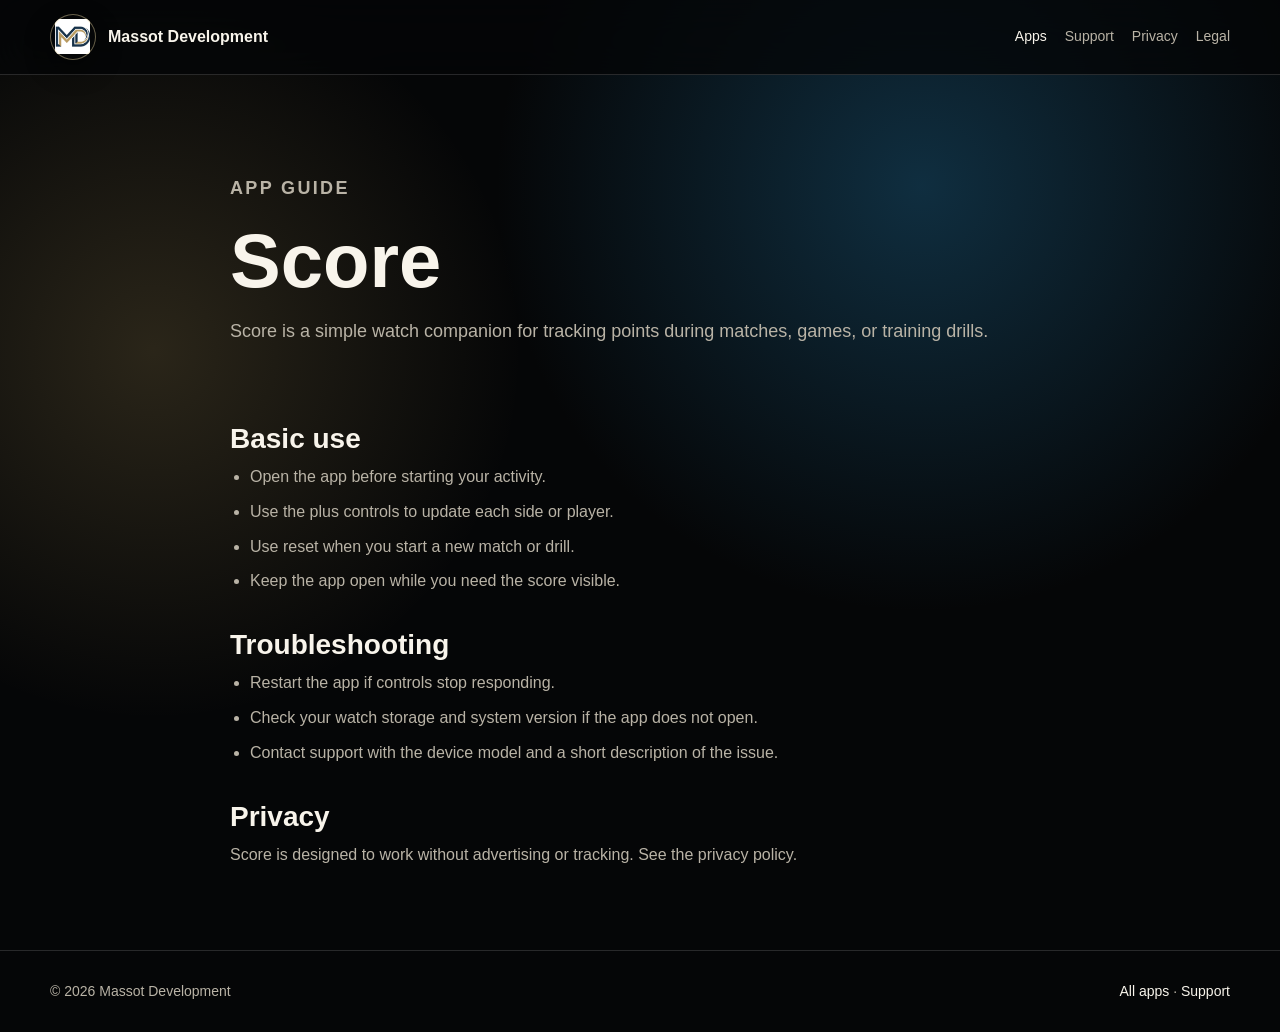
<file: apps/score.html>
<!doctype html>
<html lang="en">
<head>
  <meta charset="utf-8">
  <meta name="viewport" content="width=device-width, initial-scale=1">
  <title>Score Guide - Massot Development</title>
  <meta name="description" content="User guide for Score by Massot Development.">
  <link rel="stylesheet" href="/styles.css">
</head>
<body>
  <div class="page">
    <header class="header"><nav class="nav" aria-label="Main navigation"><a class="brand" href="/"><span class="brand-mark">MD</span><span>Massot Development</span></a><div class="nav-links"><a aria-current="page" href="/apps.html">Apps</a><a href="/support.html">Support</a><a href="/privacy.html">Privacy</a><a href="/legal.html">Legal</a></div></nav></header>
    <main class="shell legal">
      <div class="page-title"><p class="kicker">App guide</p><h1>Score</h1><p>Score is a simple watch companion for tracking points during matches, games, or training drills.</p></div>
      <h2>Basic use</h2>
      <ul class="list"><li>Open the app before starting your activity.</li><li>Use the plus controls to update each side or player.</li><li>Use reset when you start a new match or drill.</li><li>Keep the app open while you need the score visible.</li></ul>
      <h2>Troubleshooting</h2>
      <ul class="list"><li>Restart the app if controls stop responding.</li><li>Check your watch storage and system version if the app does not open.</li><li>Contact support with the device model and a short description of the issue.</li></ul>
      <h2>Privacy</h2><p>Score is designed to work without advertising or tracking. See the <a href="/privacy.html">privacy policy</a>.</p>
    </main>
    <footer class="footer"><div class="footer-inner"><span>© 2026 Massot Development</span><span><a href="/apps.html">All apps</a> · <a href="/support.html">Support</a></span></div></footer>
  </div>
</body>
</html>
</file>
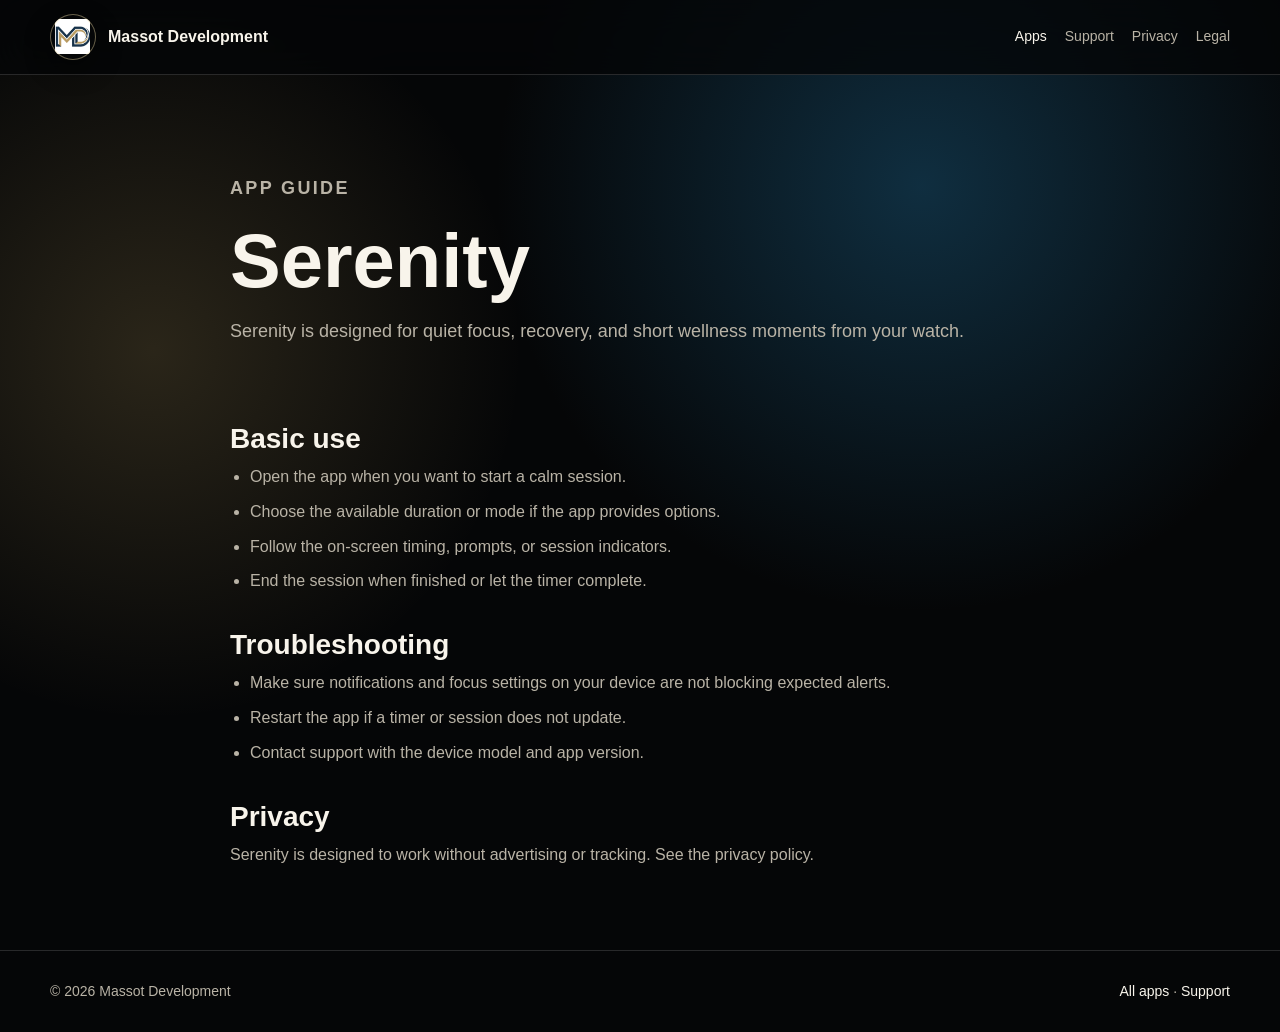
<file: apps/serenity.html>
<!doctype html>
<html lang="en">
<head>
  <meta charset="utf-8">
  <meta name="viewport" content="width=device-width, initial-scale=1">
  <title>Serenity Guide - Massot Development</title>
  <meta name="description" content="User guide for Serenity by Massot Development.">
  <link rel="stylesheet" href="/styles.css">
</head>
<body>
  <div class="page">
    <header class="header"><nav class="nav" aria-label="Main navigation"><a class="brand" href="/"><span class="brand-mark">MD</span><span>Massot Development</span></a><div class="nav-links"><a aria-current="page" href="/apps.html">Apps</a><a href="/support.html">Support</a><a href="/privacy.html">Privacy</a><a href="/legal.html">Legal</a></div></nav></header>
    <main class="shell legal">
      <div class="page-title"><p class="kicker">App guide</p><h1>Serenity</h1><p>Serenity is designed for quiet focus, recovery, and short wellness moments from your watch.</p></div>
      <h2>Basic use</h2>
      <ul class="list"><li>Open the app when you want to start a calm session.</li><li>Choose the available duration or mode if the app provides options.</li><li>Follow the on-screen timing, prompts, or session indicators.</li><li>End the session when finished or let the timer complete.</li></ul>
      <h2>Troubleshooting</h2>
      <ul class="list"><li>Make sure notifications and focus settings on your device are not blocking expected alerts.</li><li>Restart the app if a timer or session does not update.</li><li>Contact support with the device model and app version.</li></ul>
      <h2>Privacy</h2><p>Serenity is designed to work without advertising or tracking. See the <a href="/privacy.html">privacy policy</a>.</p>
    </main>
    <footer class="footer"><div class="footer-inner"><span>© 2026 Massot Development</span><span><a href="/apps.html">All apps</a> · <a href="/support.html">Support</a></span></div></footer>
  </div>
</body>
</html>
</file>
<file: styles.css>
:root {
  color-scheme: dark;
  --bg: #050607;
  --bg-soft: #0c1114;
  --panel: rgba(255, 255, 255, 0.065);
  --panel-strong: rgba(255, 255, 255, 0.11);
  --text: #f8f4eb;
  --muted: #b9b3a6;
  --line: rgba(255, 255, 255, 0.14);
  --gold: #d4b46b;
  --gold-soft: #f2dfaa;
  --blue: #103552;
  --blue-soft: #1a5574;
  --radius: 8px;
  --logo: url("/assets/logo-site.jpg?v=2");
}
* { box-sizing: border-box; }
html { scroll-behavior: smooth; }
body {
  margin: 0;
  background: radial-gradient(circle at 72% 18%, rgba(25, 83, 116, .52), transparent 34%), radial-gradient(circle at 12% 34%, rgba(212, 180, 107, .18), transparent 28%), var(--bg);
  color: var(--text);
  font-family: -apple-system, BlinkMacSystemFont, "Segoe UI", Roboto, Helvetica, Arial, sans-serif;
  line-height: 1.55;
  overflow-x: hidden;
}
a { color: inherit; text-decoration: none; }
p { margin: 0; }
.page { min-height: 100vh; position: relative; }
.header { position: sticky; top: 0; z-index: 20; border-bottom: 1px solid var(--line); background: rgba(5, 6, 7, .78); backdrop-filter: blur(18px); }
.nav { width: min(1180px, calc(100% - 32px)); margin: 0 auto; min-height: 74px; display: flex; align-items: center; justify-content: space-between; gap: 22px; }
.brand { display: inline-flex; align-items: center; gap: 12px; font-weight: 800; letter-spacing: 0; }
.brand-mark { width: 46px; height: 46px; display: block; flex: 0 0 auto; overflow: hidden; color: transparent; font-size: 0; border: 1px solid rgba(242,223,170,.42); border-radius: 50%; background: var(--logo) center / 80% no-repeat; box-shadow: 0 10px 26px rgba(0,0,0,.38); }
.nav-links { display: flex; align-items: center; gap: 18px; color: var(--muted); font-size: 14px; }
.nav-links a:hover, .nav-links a[aria-current="page"] { color: var(--text); }
.lang-switch { display: inline-flex; padding: 3px; border: 1px solid var(--line); border-radius: 999px; background: rgba(255,255,255,.06); }
.lang-switch button { min-width: 38px; height: 30px; border: 0; border-radius: 999px; color: var(--muted); background: transparent; font: inherit; font-size: 12px; font-weight: 800; cursor: pointer; }
.lang-switch button.is-active { color: #07100b; background: var(--gold-soft); }
.shell { width: min(1180px, calc(100% - 32px)); margin: 0 auto; }
.hero { min-height: calc(100vh - 74px); display: grid; grid-template-columns: minmax(0, 1.05fr) minmax(320px, .9fr); align-items: center; gap: 56px; padding: 72px 0 64px; }
.hero > div:first-child::before { content: ""; width: min(170px, 44vw); aspect-ratio: 1; display: block; margin-bottom: 28px; border: 1px solid rgba(242,223,170,.44); border-radius: 50%; background: var(--logo) center / 80% no-repeat; box-shadow: 0 26px 62px rgba(0,0,0,.46), 0 0 0 10px rgba(255,255,255,.035); }
.hero-logo { width: min(250px, 58vw); height: auto; display: block; margin-bottom: 28px; border-radius: 50%; filter: drop-shadow(0 28px 54px rgba(0,0,0,.55)); }
.kicker { color: var(--gold); font-size: 13px; font-weight: 800; letter-spacing: .13em; text-transform: uppercase; margin-bottom: 18px; }
h1, h2, h3 { line-height: 1.04; margin: 0; letter-spacing: 0; }
h1 { max-width: 850px; font-size: clamp(38px, 6.4vw, 76px); }
h2 { font-size: clamp(34px, 5vw, 64px); }
h3 { font-size: 22px; }
.lead { max-width: 690px; margin-top: 24px; color: var(--muted); font-size: 20px; }
.actions { display: flex; flex-wrap: wrap; gap: 12px; margin-top: 34px; }
.button { min-height: 48px; display: inline-flex; align-items: center; justify-content: center; border-radius: 8px; padding: 0 18px; font-weight: 800; border: 1px solid rgba(255,255,255,.16); background: var(--text); color: #07100b; }
.button.secondary { background: transparent; color: var(--text); }
.orbit { position: relative; min-height: 520px; display: grid; place-items: center; perspective: 1000px; }
.orbit-core { width: min(330px, 76vw); aspect-ratio: 1; border: 1px solid var(--line); border-radius: 50%; display: grid; place-items: center; background: rgba(255,255,255,.045); box-shadow: inset 0 0 70px rgba(212,180,107,.12), 0 40px 120px rgba(0,0,0,.38); animation: float 6s ease-in-out infinite; }
.orbit-core::before { content: ""; width: 68%; aspect-ratio: 1; border: 1px solid rgba(242,223,170,.36); border-radius: 50%; background: var(--logo) center / 80% no-repeat; box-shadow: 0 18px 42px rgba(0,0,0,.36); }
.platform-chip { position: absolute; min-width: 118px; padding: 12px 14px; border: 1px solid var(--line); border-radius: 8px; background: rgba(10,14,17,.76); box-shadow: 0 16px 48px rgba(0,0,0,.28); color: var(--text); font-weight: 800; }
.platform-chip span { display: block; color: var(--muted); font-size: 12px; font-weight: 600; }
.chip-garmin { left: 0; top: 18%; }
.chip-apple { right: 4%; top: 10%; }
.chip-android { right: 0; bottom: 18%; }
.chip-cross { left: 8%; bottom: 12%; }
.section { padding: 110px 0; border-top: 1px solid var(--line); }
.section-head { max-width: 790px; margin-bottom: 38px; }
.section-head p { margin-top: 18px; color: var(--muted); font-size: 19px; }
.manifesto { display: grid; grid-template-columns: repeat(3, minmax(0, 1fr)); gap: 18px; }
.word-card { min-height: 250px; border: 1px solid var(--line); border-radius: var(--radius); background: var(--panel); padding: 26px; display: flex; flex-direction: column; justify-content: space-between; transform: translateY(28px); opacity: 0; transition: transform .8s cubic-bezier(.2,.8,.2,1), opacity .8s ease, background .35s ease; }
.word-card.is-visible { transform: translateY(0); opacity: 1; }
.word-card:hover { background: var(--panel-strong); }
.word-card strong { color: var(--gold-soft); font-size: clamp(34px, 5vw, 56px); line-height: 1; }
.word-card p { color: var(--muted); }
.flow { display: grid; gap: 22px; }
.flow-row { display: grid; grid-template-columns: 170px 1fr; gap: 28px; align-items: start; padding: 28px 0; border-top: 1px solid var(--line); transform: translateX(-26px); opacity: 0; transition: transform .75s ease, opacity .75s ease; }
.flow-row.is-visible { transform: translateX(0); opacity: 1; }
.flow-row .number { color: var(--gold); font-weight: 900; }
.flow-row p { color: var(--muted); font-size: 18px; max-width: 760px; }
.page-title { padding: 82px 0 42px; }
.page-title p { max-width: 760px; margin-top: 18px; color: var(--muted); font-size: 18px; }
.grid { display: grid; grid-template-columns: repeat(4, minmax(0, 1fr)); gap: 16px; }
.card { min-height: 230px; border: 1px solid var(--line); border-radius: var(--radius); background: var(--panel); padding: 22px; display: flex; flex-direction: column; justify-content: space-between; }
.card p, .text-block p, .legal p, .legal li { color: var(--muted); }
.app-icon { width: 44px; height: 44px; border-radius: 8px; display: grid; place-items: center; color: #07100b; font-weight: 900; background: linear-gradient(145deg, var(--gold), var(--gold-soft)); margin-bottom: 24px; }
.card-link { margin-top: 22px; color: var(--gold-soft); font-weight: 800; }
.two-col { display: grid; grid-template-columns: .9fr 1.1fr; gap: 42px; align-items: start; }
.text-block { display: grid; gap: 18px; }
.list { margin: 0; padding-left: 20px; color: var(--muted); }
.list li + li { margin-top: 10px; }
.legal { max-width: 820px; padding-bottom: 82px; }
.legal h2 { font-size: 28px; margin-top: 36px; margin-bottom: 12px; }
.legal ul { margin-top: 12px; }
.footer { border-top: 1px solid var(--line); color: var(--muted); padding: 30px 0; }
.footer-inner { width: min(1180px, calc(100% - 32px)); margin: 0 auto; display: flex; justify-content: space-between; gap: 18px; flex-wrap: wrap; font-size: 14px; }
.footer a { color: var(--text); }
[data-reveal] { opacity: 0; transform: translateY(34px); transition: opacity .8s ease, transform .8s cubic-bezier(.2,.8,.2,1); }
[data-reveal].is-visible { opacity: 1; transform: translateY(0); }
@keyframes float { 0%,100% { transform: translateY(0) rotateX(0); } 50% { transform: translateY(-16px) rotateX(4deg); } }
@media (max-width: 900px) { .hero, .two-col { grid-template-columns: 1fr; } .hero { min-height: auto; padding-top: 54px; } .orbit { min-height: 430px; } .manifesto { grid-template-columns: 1fr; } .grid { grid-template-columns: repeat(2, minmax(0, 1fr)); } .flow-row { grid-template-columns: 1fr; gap: 10px; } }
@media (max-width: 680px) { .nav { align-items: flex-start; flex-direction: column; padding: 16px 0; gap: 14px; } .nav-links { width: 100%; overflow-x: auto; padding-bottom: 4px; } h1 { font-size: 38px; } .lead { font-size: 17px; } .section { padding: 76px 0; } .grid { grid-template-columns: 1fr; } .platform-chip { min-width: 104px; font-size: 14px; } .chip-garmin { left: 0; top: 8%; } .chip-apple { right: 0; top: 4%; } }
</file>
